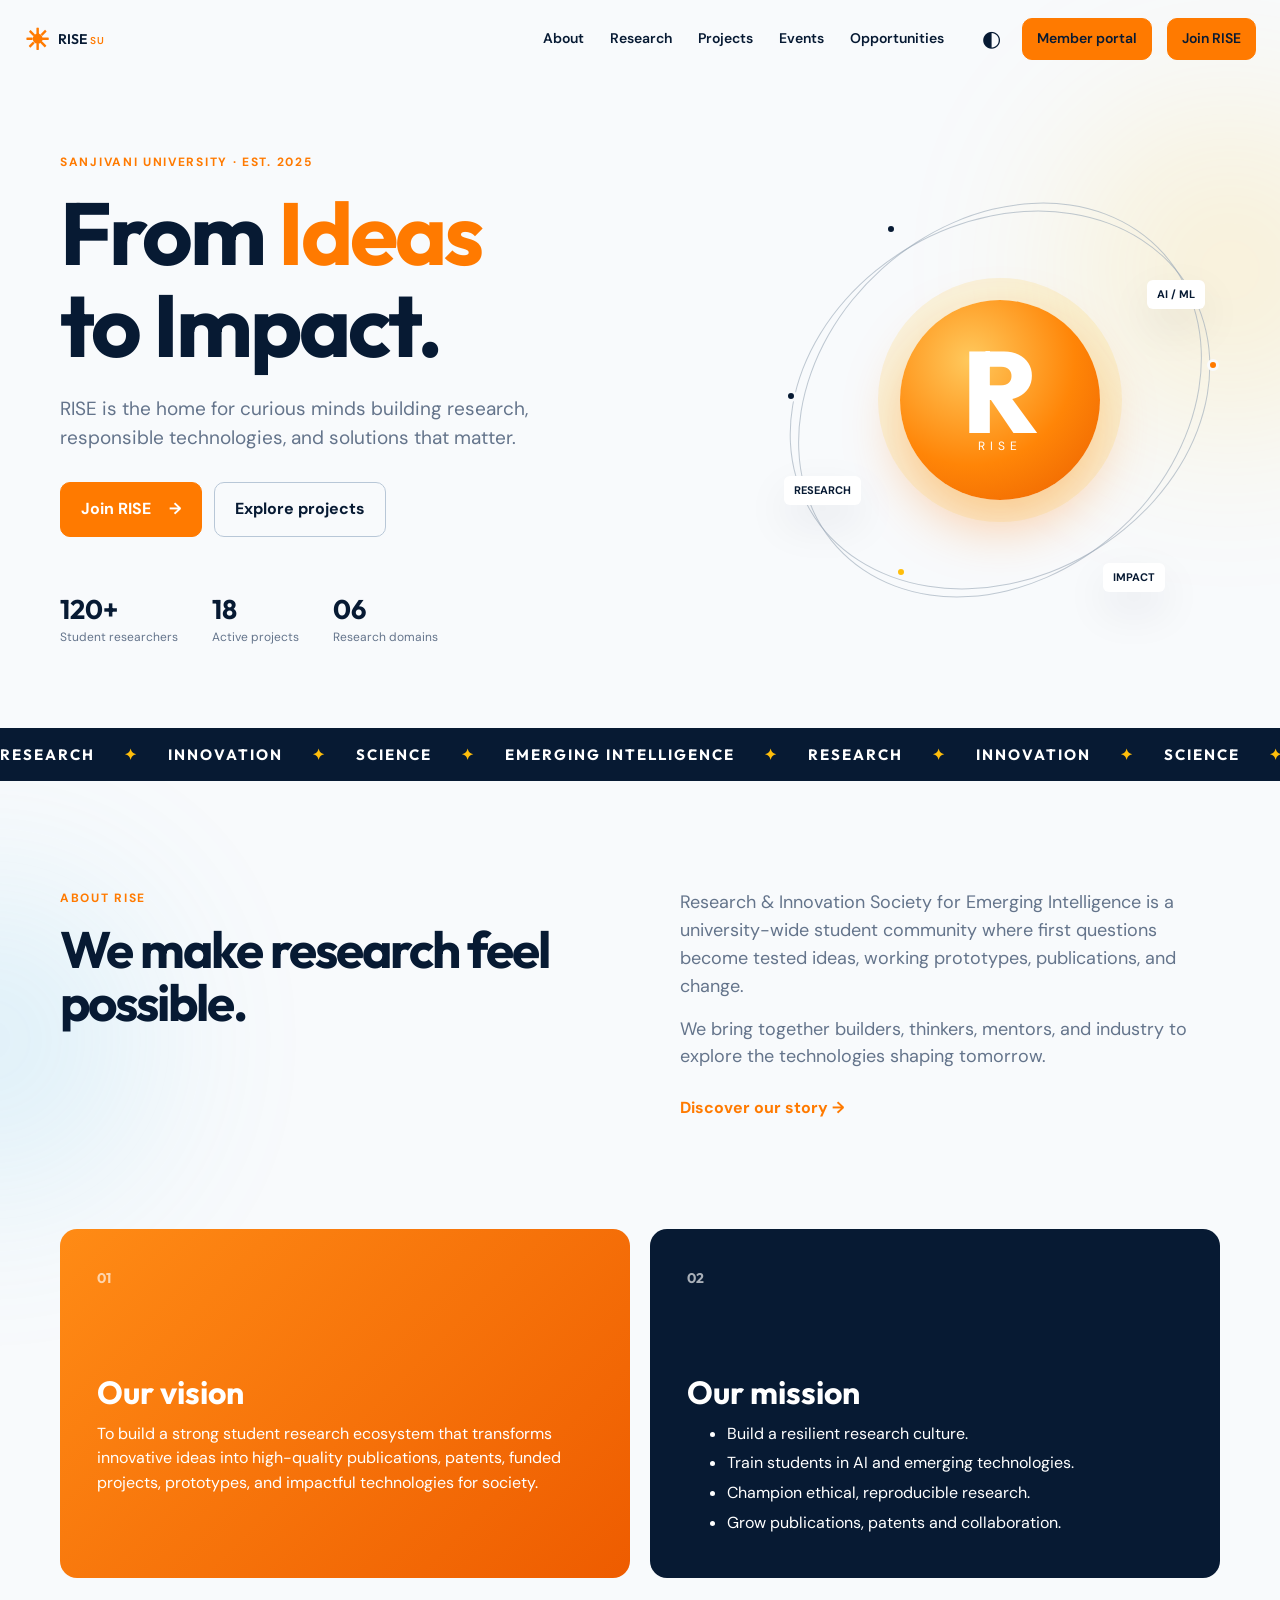
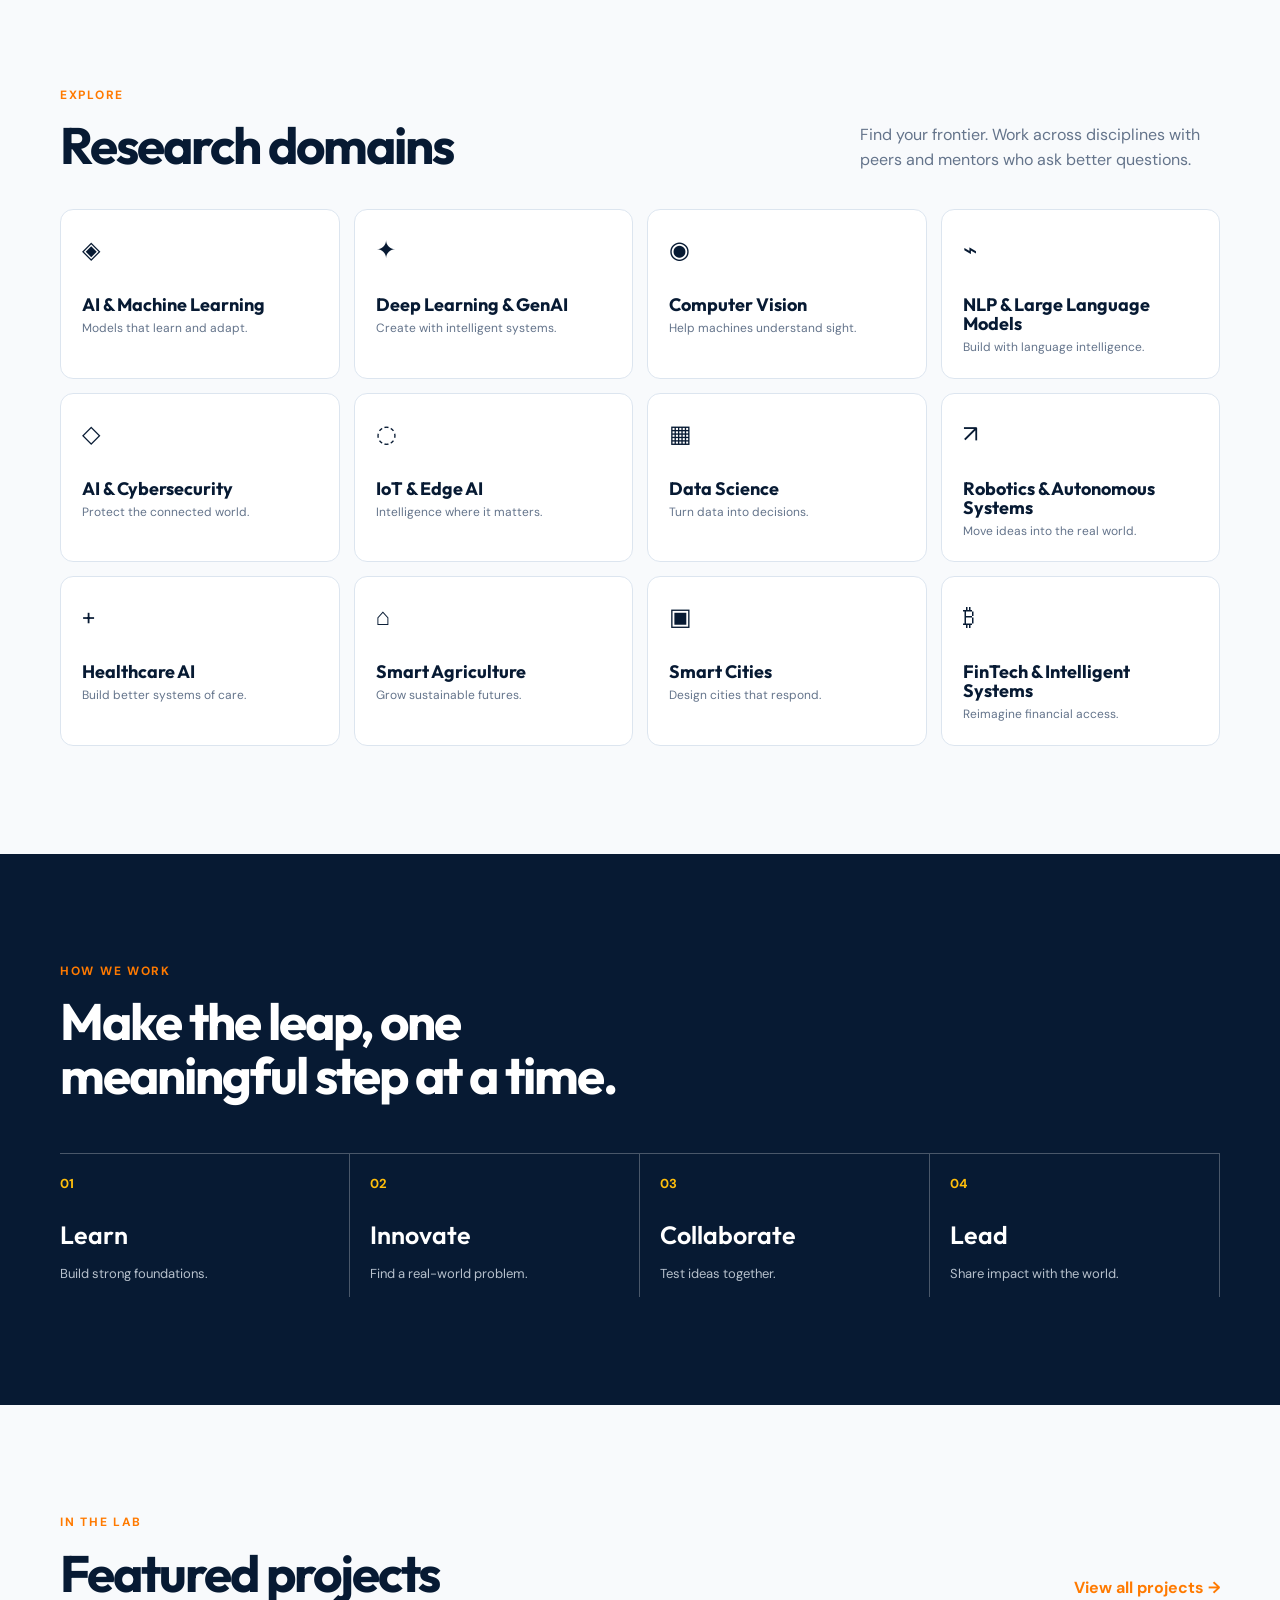
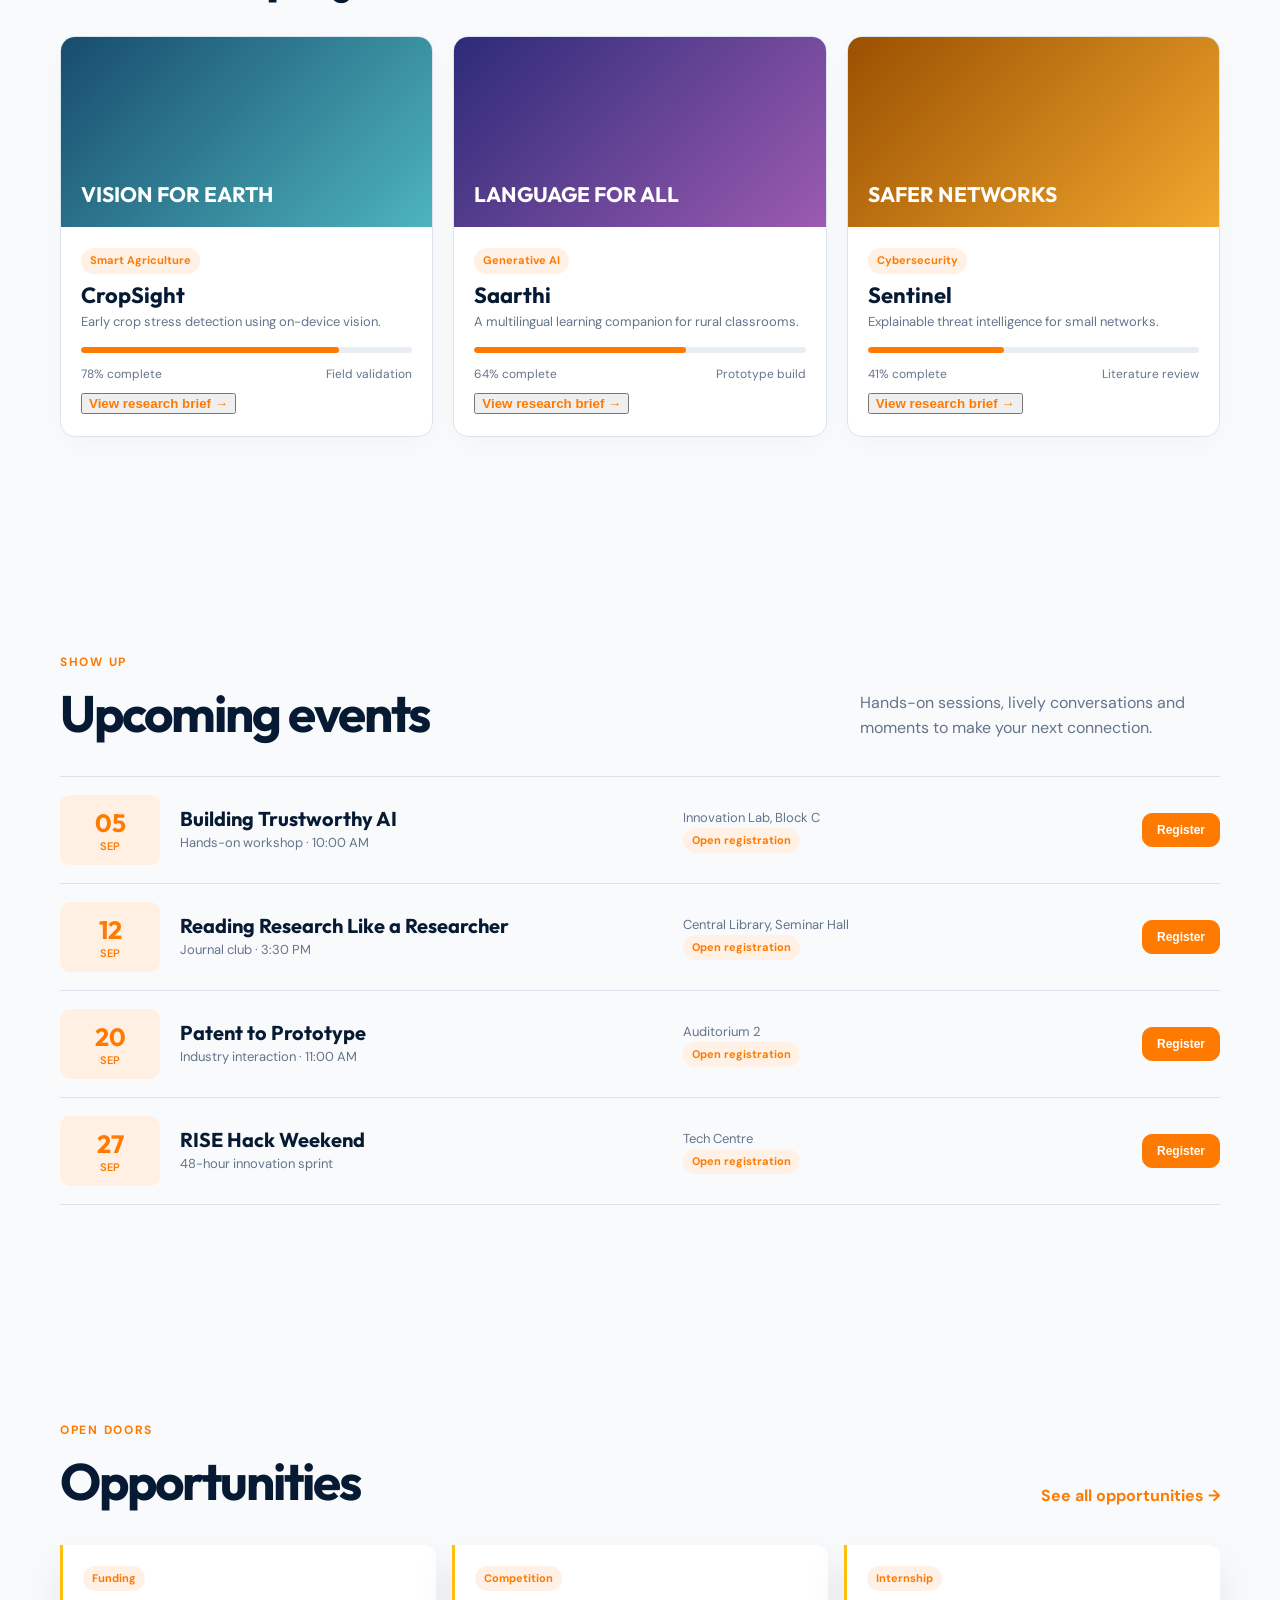
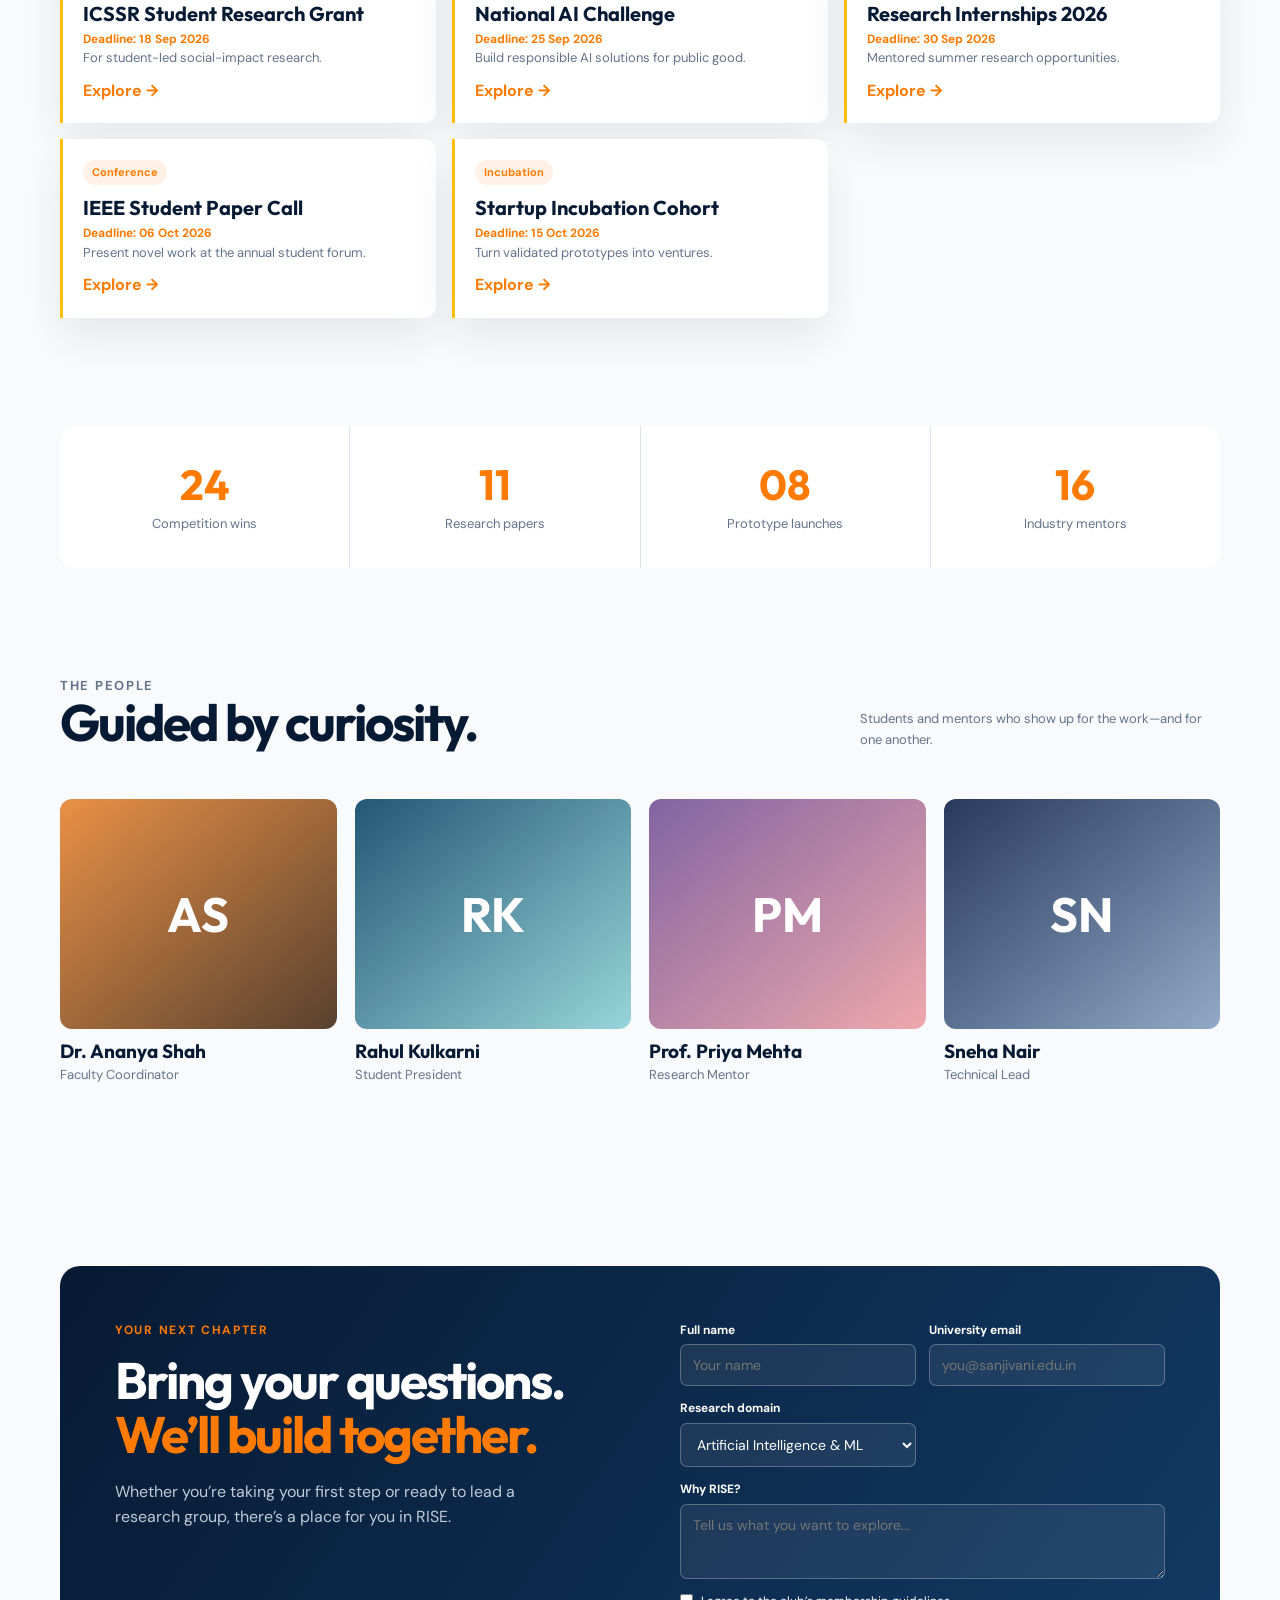
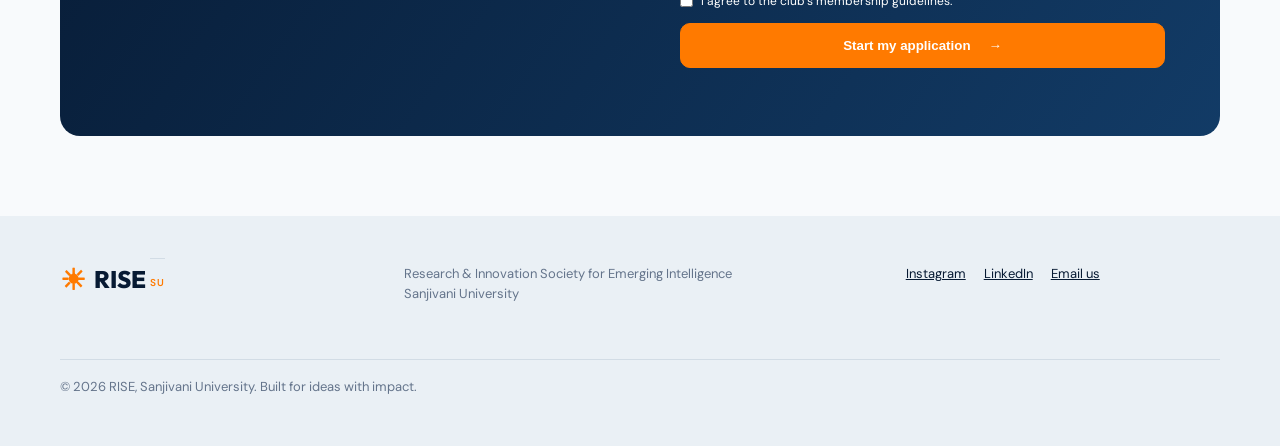
<file: index.html>
<!doctype html>
<html lang="en">
<head>
  <meta charset="UTF-8" />
  <meta name="viewport" content="width=device-width, initial-scale=1.0" />
  <meta name="description" content="RISE — Research & Innovation Society for Emerging Intelligence, Sanjivani University." />
  <title>RISE | From Ideas to Impact</title>
  <link rel="preconnect" href="https://fonts.googleapis.com" />
  <link rel="preconnect" href="https://fonts.gstatic.com" crossorigin />
  <link href="https://fonts.googleapis.com/css2?family=DM+Sans:wght@400;500;600;700&family=Outfit:wght@500;600;700;800&display=swap" rel="stylesheet" />
  <link rel="stylesheet" href="styles.css" />
</head>
<body>
  <div class="glow glow-one"></div><div class="glow glow-two"></div>
  <header class="nav"><a class="brand" href="#home" aria-label="RISE home"><span class="sun">☀</span><span>RISE <small>SU</small></span></a><button class="menu" aria-label="Open navigation">☰</button><nav><a href="#about">About</a><a href="#domains">Research</a><a href="#projects">Projects</a><a href="#events">Events</a><a href="#opportunities">Opportunities</a></nav><div class="nav-actions"><button class="theme" aria-label="Toggle colour theme">◐</button><a class="button button-small" href="portal.html">Member portal</a><a class="button button-small" href="#join">Join RISE</a></div></header>
  <main>
    <section id="home" class="hero container">
      <div class="hero-copy"><p class="eyebrow">SANJIVANI UNIVERSITY · EST. 2025</p><h1>From <em>Ideas</em><br>to Impact.</h1><p class="lede">RISE is the home for curious minds building research, responsible technologies, and solutions that matter.</p><div class="actions"><a href="#join" class="button">Join RISE <span>→</span></a><a href="#projects" class="button button-ghost">Explore projects</a></div><div class="hero-stats"><div><strong>120+</strong><span>Student researchers</span></div><div><strong>18</strong><span>Active projects</span></div><div><strong>06</strong><span>Research domains</span></div></div></div>
      <div class="sun-orbit" aria-label="Abstract rising sun visual"><div class="orbit o1"></div><div class="orbit o2"></div><div class="sun-core"><span>R</span><small>RISE</small></div><i class="node n1"></i><i class="node n2"></i><i class="node n3"></i><i class="node n4"></i><div class="orbit-label l1">AI / ML</div><div class="orbit-label l2">RESEARCH</div><div class="orbit-label l3">IMPACT</div></div>
    </section>
    <section class="ticker"><div>RESEARCH <b>✦</b> INNOVATION <b>✦</b> SCIENCE <b>✦</b> EMERGING INTELLIGENCE <b>✦</b> RESEARCH <b>✦</b> INNOVATION <b>✦</b> SCIENCE <b>✦</b></div></section>
    <section id="about" class="container split section"><div><p class="eyebrow">ABOUT RISE</p><h2>We make research feel possible.</h2></div><div><p class="body-copy">Research & Innovation Society for Emerging Intelligence is a university-wide student community where first questions become tested ideas, working prototypes, publications, and change.</p><p class="body-copy">We bring together builders, thinkers, mentors, and industry to explore the technologies shaping tomorrow.</p><a class="text-link" href="#join">Discover our story →</a></div></section>
    <section class="container vision-grid"><article class="vision-card orange"><span>01</span><h3>Our vision</h3><p>To build a strong student research ecosystem that transforms innovative ideas into high-quality publications, patents, funded projects, prototypes, and impactful technologies for society.</p></article><article class="vision-card navy"><span>02</span><h3>Our mission</h3><ul><li>Build a resilient research culture.</li><li>Train students in AI and emerging technologies.</li><li>Champion ethical, reproducible research.</li><li>Grow publications, patents and collaboration.</li></ul></article></section>
    <section id="domains" class="container section"><div class="section-heading"><div><p class="eyebrow">EXPLORE</p><h2>Research domains</h2></div><p>Find your frontier. Work across disciplines with peers and mentors who ask better questions.</p></div><div class="domain-grid" id="domainGrid"></div></section>
    <section class="workflow section"><div class="container"><p class="eyebrow">HOW WE WORK</p><h2>Make the leap, one<br>meaningful step at a time.</h2><div class="steps"><div><b>01</b><span>Learn</span><p>Build strong foundations.</p></div><div><b>02</b><span>Innovate</span><p>Find a real-world problem.</p></div><div><b>03</b><span>Collaborate</span><p>Test ideas together.</p></div><div><b>04</b><span>Lead</span><p>Share impact with the world.</p></div></div></div></section>
    <section id="projects" class="container section"><div class="section-heading"><div><p class="eyebrow">IN THE LAB</p><h2>Featured projects</h2></div><a href="#join" class="text-link">View all projects →</a></div><div class="project-grid" id="projectGrid"></div></section>
    <section id="events" class="container section"><div class="section-heading"><div><p class="eyebrow">SHOW UP</p><h2>Upcoming events</h2></div><p>Hands-on sessions, lively conversations and moments to make your next connection.</p></div><div class="events-list" id="eventsList"></div></section>
    <section id="opportunities" class="container section"><div class="section-heading"><div><p class="eyebrow">OPEN DOORS</p><h2>Opportunities</h2></div><a href="#join" class="text-link">See all opportunities →</a></div><div class="opportunity-grid" id="opportunityGrid"></div></section>
    <section class="container achievement-strip"><div><strong>24</strong><span>Competition wins</span></div><div><strong>11</strong><span>Research papers</span></div><div><strong>08</strong><span>Prototype launches</span></div><div><strong>16</strong><span>Industry mentors</span></div></section>
    <section class="container team section"><div class="section-heading"><div><p class="eyebrow">THE PEOPLE</p><h2>Guided by curiosity.</h2></div><p>Students and mentors who show up for the work—and for one another.</p></div><div class="team-grid"><article><div class="avatar a1">AS</div><h3>Dr. Ananya Shah</h3><p>Faculty Coordinator</p></article><article><div class="avatar a2">RK</div><h3>Rahul Kulkarni</h3><p>Student President</p></article><article><div class="avatar a3">PM</div><h3>Prof. Priya Mehta</h3><p>Research Mentor</p></article><article><div class="avatar a4">SN</div><h3>Sneha Nair</h3><p>Technical Lead</p></article></div></section>
    <section id="join" class="join container"><div><p class="eyebrow">YOUR NEXT CHAPTER</p><h2>Bring your questions.<br><em>We’ll build together.</em></h2><p>Whether you’re taking your first step or ready to lead a research group, there’s a place for you in RISE.</p></div><form id="joinForm"><label>Full name<input required name="name" placeholder="Your name" /></label><label>University email<input required type="email" name="email" placeholder="you@sanjivani.edu.in" /></label><label>Research domain<select name="domain"><option>Artificial Intelligence & ML</option><option>Generative AI</option><option>Cybersecurity</option><option>Robotics</option><option>Data Science</option></select></label><label>Why RISE?<textarea required name="why" placeholder="Tell us what you want to explore..."></textarea></label><label class="check"><input required type="checkbox" /> I agree to the club’s membership guidelines.</label><button class="button" type="submit">Start my application <span>→</span></button><p class="form-note" id="formNote" role="status"></p></form></section>
  </main>
  <footer><div class="container footer-inner"><a class="brand" href="#home"><span class="sun">☀</span><span>RISE <small>SU</small></span></a><p>Research & Innovation Society for Emerging Intelligence<br>Sanjivani University</p><div><a href="#home">Instagram</a><a href="#home">LinkedIn</a><a href="#home">Email us</a></div><small>© 2026 RISE, Sanjivani University. Built for ideas with impact.</small></div></footer>
  <dialog id="modal"><button class="modal-close" aria-label="Close">×</button><div id="modalContent"></div></dialog><script src="app.js"></script>
</body></html>
</file>
<file: styles.css>
:root{--navy:#071a33;--orange:#ff7a00;--gold:#ffbe0b;--cream:#f8fafc;--muted:#64748b;--line:#dce5ef;--card:#fff;--shadow:0 18px 45px #071a3314}*{box-sizing:border-box}html{scroll-behavior:smooth}body{margin:0;background:var(--cream);color:var(--navy);font:16px/1.55 "DM Sans",sans-serif}.container{width:min(1160px,calc(100% - 48px));margin:auto}.glow{position:fixed;border-radius:50%;filter:blur(100px);opacity:.18;pointer-events:none;z-index:-1}.glow-one{width:300px;height:300px;background:var(--gold);top:120px;right:-100px}.glow-two{width:280px;height:280px;background:#46b8e7;top:900px;left:-150px}.nav{height:78px;display:flex;align-items:center;gap:32px;width:min(1240px,calc(100% - 48px));margin:auto}.brand{display:flex;align-items:center;gap:8px;color:var(--navy);text-decoration:none;font:800 24px Outfit}.brand small{font:600 10px DM Sans;letter-spacing:1px;color:var(--orange);vertical-align:middle}.sun{color:var(--orange);font-size:29px;line-height:1}.nav nav{display:flex;gap:26px;margin-left:auto}.nav a{color:var(--navy);text-decoration:none;font-weight:600;font-size:14px}.nav-actions{display:flex;align-items:center;gap:15px}.theme,.menu{border:0;background:transparent;color:var(--navy);font-size:22px;cursor:pointer}.menu{display:none}.button{display:inline-flex;justify-content:center;gap:18px;align-items:center;border:1px solid var(--orange);border-radius:10px;background:var(--orange);color:white;padding:14px 20px;font-weight:700;text-decoration:none;cursor:pointer;transition:.2s}.button:hover{transform:translateY(-2px);box-shadow:0 8px 22px #ff7a0050}.button-small{padding:9px 14px;font-size:13px}.button-ghost{background:transparent;color:var(--navy);border-color:#b8c7d7}.hero{display:grid;grid-template-columns:1.1fr .9fr;align-items:center;min-height:650px;padding:64px 0 70px}.eyebrow{font-size:12px;font-weight:700;color:var(--orange);letter-spacing:1.7px;margin:0 0 15px}.hero h1,h2,h3{font-family:Outfit,sans-serif;line-height:1.05}.hero h1{font-size:clamp(54px,7vw,88px);letter-spacing:-3px;margin:0 0 22px}.hero em,.join em{font-style:normal;color:var(--orange)}.lede{max-width:480px;font-size:19px;color:var(--muted);margin-bottom:30px}.actions{display:flex;gap:12px}.hero-stats{display:flex;gap:34px;margin-top:55px}.hero-stats div{display:grid;gap:2px}.hero-stats strong{font:700 27px Outfit}.hero-stats span{color:var(--muted);font-size:12px}.sun-orbit{height:440px;position:relative;margin-left:auto;width:min(440px,100%)}.sun-core{position:absolute;inset:120px;display:grid;place-content:center;text-align:center;border-radius:50%;background:radial-gradient(circle at 35% 30%,#ffc95d,#ff8507 55%,#ea5e00);color:white;box-shadow:0 0 0 22px #ffbe0b20,0 25px 55px #ff7a0060}.sun-core span{font:800 115px Outfit;line-height:.8}.sun-core small{letter-spacing:5px;font-size:12px}.orbit{position:absolute;border:1px solid #9facbb;opacity:.65;border-radius:50%;transform:rotate(-30deg)}.o1{inset:42px 0}.o2{inset:0 43px;transform:rotate(48deg)}.node{position:absolute;width:12px;height:12px;border:3px solid var(--cream);background:var(--navy);border-radius:50%;z-index:2}.n1{top:43px;left:105px}.n2{right:1px;top:179px;background:var(--orange)}.n3{bottom:42px;left:115px;background:var(--gold)}.n4{left:5px;top:210px}.orbit-label{position:absolute;padding:6px 10px;background:#fff;border-radius:6px;font-size:11px;font-weight:700;box-shadow:var(--shadow)}.l1{right:15px;top:100px}.l2{left:4px;bottom:115px}.l3{right:55px;bottom:28px}.ticker{overflow:hidden;padding:17px 0;background:var(--navy);color:#fff;white-space:nowrap;font:700 15px Outfit;letter-spacing:2px}.ticker div{min-width:max-content;animation:move 30s linear infinite}.ticker b{color:var(--gold);margin:0 24px}@keyframes move{to{transform:translateX(-45%)}}.section{padding:108px 0}.split{display:grid;grid-template-columns:1fr 1.1fr;gap:130px}.split h2,.section h2,.join h2{font-size:clamp(38px,4vw,58px);margin:0;letter-spacing:-2px}.body-copy{font-size:18px;color:var(--muted);margin:0 0 15px}.text-link{color:var(--orange);font-weight:700;text-decoration:none;display:inline-block;margin-top:10px}.vision-grid{display:grid;grid-template-columns:1fr 1fr;gap:20px}.vision-card{min-height:345px;padding:37px;border-radius:17px}.vision-card span{font:700 14px Outfit;opacity:.65}.vision-card h3{font-size:32px;margin:85px 0 12px}.vision-card p,.vision-card ul{font-size:16px;max-width:480px;margin:0}.orange{color:#fff;background:linear-gradient(135deg,#ff8b15,#ee5c00)}.navy{color:#fff;background:var(--navy)}.vision-card li{margin:5px 0}.section-heading{display:flex;justify-content:space-between;align-items:end;margin-bottom:36px}.section-heading>p{color:var(--muted);max-width:360px;margin:0}.domain-grid{display:grid;grid-template-columns:repeat(4,1fr);gap:14px}.domain-card{min-height:162px;padding:21px;border:1px solid var(--line);border-radius:13px;background:var(--card);transition:.2s}.domain-card:hover{transform:translateY(-5px);box-shadow:var(--shadow);border-color:var(--gold)}.domain-card i{font-style:normal;font-size:24px}.domain-card h3{font-size:18px;margin:28px 0 4px}.domain-card p{margin:0;font-size:12px;color:var(--muted)}.workflow{background:var(--navy);color:#fff}.workflow h2{margin-bottom:50px}.steps{display:grid;grid-template-columns:repeat(4,1fr);border-top:1px solid #ffffff44}.steps div{padding:20px 20px 0;border-right:1px solid #ffffff44}.steps div:first-child{padding-left:0}.steps b{display:block;color:var(--gold);font-size:13px}.steps span{display:block;font:600 25px Outfit;margin-top:25px}.steps p{color:#b6c0cc;font-size:13px}.project-grid{display:grid;grid-template-columns:repeat(3,1fr);gap:20px}.project{border:1px solid var(--line);border-radius:15px;overflow:hidden;background:#fff;box-shadow:0 8px 24px #071a3307}.project-visual{height:190px;padding:20px;display:flex;align-items:end;color:#fff;font:700 21px Outfit;background:linear-gradient(135deg,#174c6d,#4db4bd)}.project:nth-child(2) .project-visual{background:linear-gradient(135deg,#2c2b78,#9c5bb1)}.project:nth-child(3) .project-visual{background:linear-gradient(135deg,#9a5000,#f2a72e)}.project-body{padding:20px}.tag{display:inline-block;font-size:11px;font-weight:700;color:var(--orange);background:#fff1e5;border-radius:20px;padding:4px 9px}.project h3{font-size:22px;margin:10px 0 5px}.project p{color:var(--muted);font-size:13px;margin:0 0 15px}.progress{height:6px;background:#e8eef4;border-radius:4px;overflow:hidden}.progress span{display:block;height:100%;background:var(--orange);border-radius:4px}.project-foot{display:flex;justify-content:space-between;font-size:12px;margin-top:12px;color:var(--muted)}.events-list{border-top:1px solid var(--line)}.event{display:grid;grid-template-columns:100px 1.1fr 1fr auto;align-items:center;gap:20px;padding:18px 0;border-bottom:1px solid var(--line)}.datebox{border-radius:10px;background:#fff0e3;color:var(--orange);padding:12px;text-align:center;font:700 25px Outfit}.datebox small{display:block;font:600 11px DM Sans}.event h3{font-size:20px;margin:0 0 4px}.event p{font-size:13px;color:var(--muted);margin:0}.event .button{padding:9px 14px;font-size:12px}.opportunity-grid{display:grid;grid-template-columns:repeat(3,1fr);gap:16px}.opportunity{border-left:3px solid var(--gold);padding:20px;background:#fff;border-radius:0 12px 12px 0;box-shadow:var(--shadow)}.opportunity h3{margin:12px 0 6px;font-size:20px}.opportunity p{color:var(--muted);font-size:13px;margin:0}.opportunity .deadline{font-size:12px;color:var(--orange);font-weight:700}.achievement-strip{display:grid;grid-template-columns:repeat(4,1fr);gap:1px;background:var(--line);border-radius:14px;overflow:hidden}.achievement-strip div{background:#fff;text-align:center;padding:32px}.achievement-strip strong{display:block;font:700 42px Outfit;color:var(--orange)}.achievement-strip span{font-size:13px;color:var(--muted)}.team-grid{display:grid;grid-template-columns:repeat(4,1fr);gap:18px}.team-grid article{padding:13px 0}.avatar{height:230px;border-radius:12px;display:grid;place-items:center;font:700 48px Outfit;color:#fff;background:linear-gradient(140deg,#e99046,#58412f)}.a2{background:linear-gradient(140deg,#235775,#98d5d9)}.a3{background:linear-gradient(140deg,#8264a2,#eea8ac)}.a4{background:linear-gradient(140deg,#27395c,#91a9c7)}.team h3{font-size:19px;margin:13px 0 3px}.team p{margin:0;color:var(--muted);font-size:13px}.join{margin-top:60px;margin-bottom:80px;padding:55px;display:grid;grid-template-columns:1fr 1fr;gap:80px;border-radius:20px;background:linear-gradient(125deg,var(--navy),#123b66);color:#fff}.join h2{margin-bottom:18px}.join>div>p:last-child{color:#becbd8;max-width:440px}.join form{display:grid;grid-template-columns:1fr 1fr;gap:13px}.join label{font-size:12px;font-weight:700}.join input,.join select,.join textarea{display:block;width:100%;margin-top:5px;padding:11px 12px;border:1px solid #ffffff44;border-radius:7px;background:#ffffff12;color:#fff;font:14px DM Sans}.join select option{color:var(--navy)}.join textarea{height:75px;resize:vertical}.join form label:nth-child(4),.join .check,.join .button,.form-note{grid-column:1/-1}.join .check{display:flex;gap:8px;align-items:center;font-weight:400}.join .check input{width:auto;margin:0}.form-note{margin:0;color:#ffcf8a;font-size:13px}footer{padding:48px 0;background:#eaf0f5}.footer-inner{display:grid;grid-template-columns:1fr 1.5fr 1fr;gap:30px;align-items:start}.footer-inner p,footer small{color:var(--muted);font-size:13px;margin:0}.footer-inner div{display:flex;gap:18px}.footer-inner div a{font-size:13px;color:var(--navy)}footer small{grid-column:1/-1;margin-top:25px;border-top:1px solid #d2dce5;padding-top:17px}dialog{width:min(500px,calc(100% - 35px));border:0;border-radius:16px;padding:34px;color:var(--navy);box-shadow:0 15px 60px #0004}dialog::backdrop{background:#071a3377}.modal-close{position:absolute;right:13px;top:10px;border:0;background:transparent;font-size:25px;cursor:pointer}.modal-project h2{font:700 32px Outfit;margin:5px 0}.modal-project p{color:var(--muted)}.modal-project li{margin:6px 0}@media(max-width:800px){.nav{height:68px;width:calc(100% - 30px)}.nav nav,.nav-actions .button{display:none}.nav-actions{margin-left:auto}.menu{display:block;order:3}.hero{grid-template-columns:1fr;padding-top:45px}.sun-orbit{height:340px;width:340px;margin:30px auto 0}.sun-core{inset:92px}.sun-core span{font-size:85px}.hero-stats{gap:18px}.split,.join{grid-template-columns:1fr;gap:35px}.section{padding:70px 0}.vision-grid,.project-grid,.opportunity-grid{grid-template-columns:1fr}.domain-grid{grid-template-columns:repeat(2,1fr)}.steps{grid-template-columns:repeat(2,1fr)}.steps div:nth-child(3){padding-left:0;border-top:1px solid #ffffff44}.event{grid-template-columns:72px 1fr}.event>p{display:none}.event .button{grid-column:2;width:max-content}.achievement-strip,.team-grid{grid-template-columns:repeat(2,1fr)}.join{padding:32px;margin-top:20px}.footer-inner{grid-template-columns:1fr}.footer-inner div{grid-row:3}footer small{grid-column:auto}.section-heading{align-items:start;gap:15px;flex-direction:column}.section-heading>p{max-width:100%}}@media(max-width:420px){.container{width:calc(100% - 30px)}.hero h1{font-size:51px}.hero-stats strong{font-size:22px}.hero-stats{gap:13px}.domain-grid{grid-template-columns:1fr}.join form{grid-template-columns:1fr}.team-grid{gap:10px}.avatar{height:155px}.achievement-strip strong{font-size:30px}.achievement-strip div{padding:20px 5px}}
</file>
